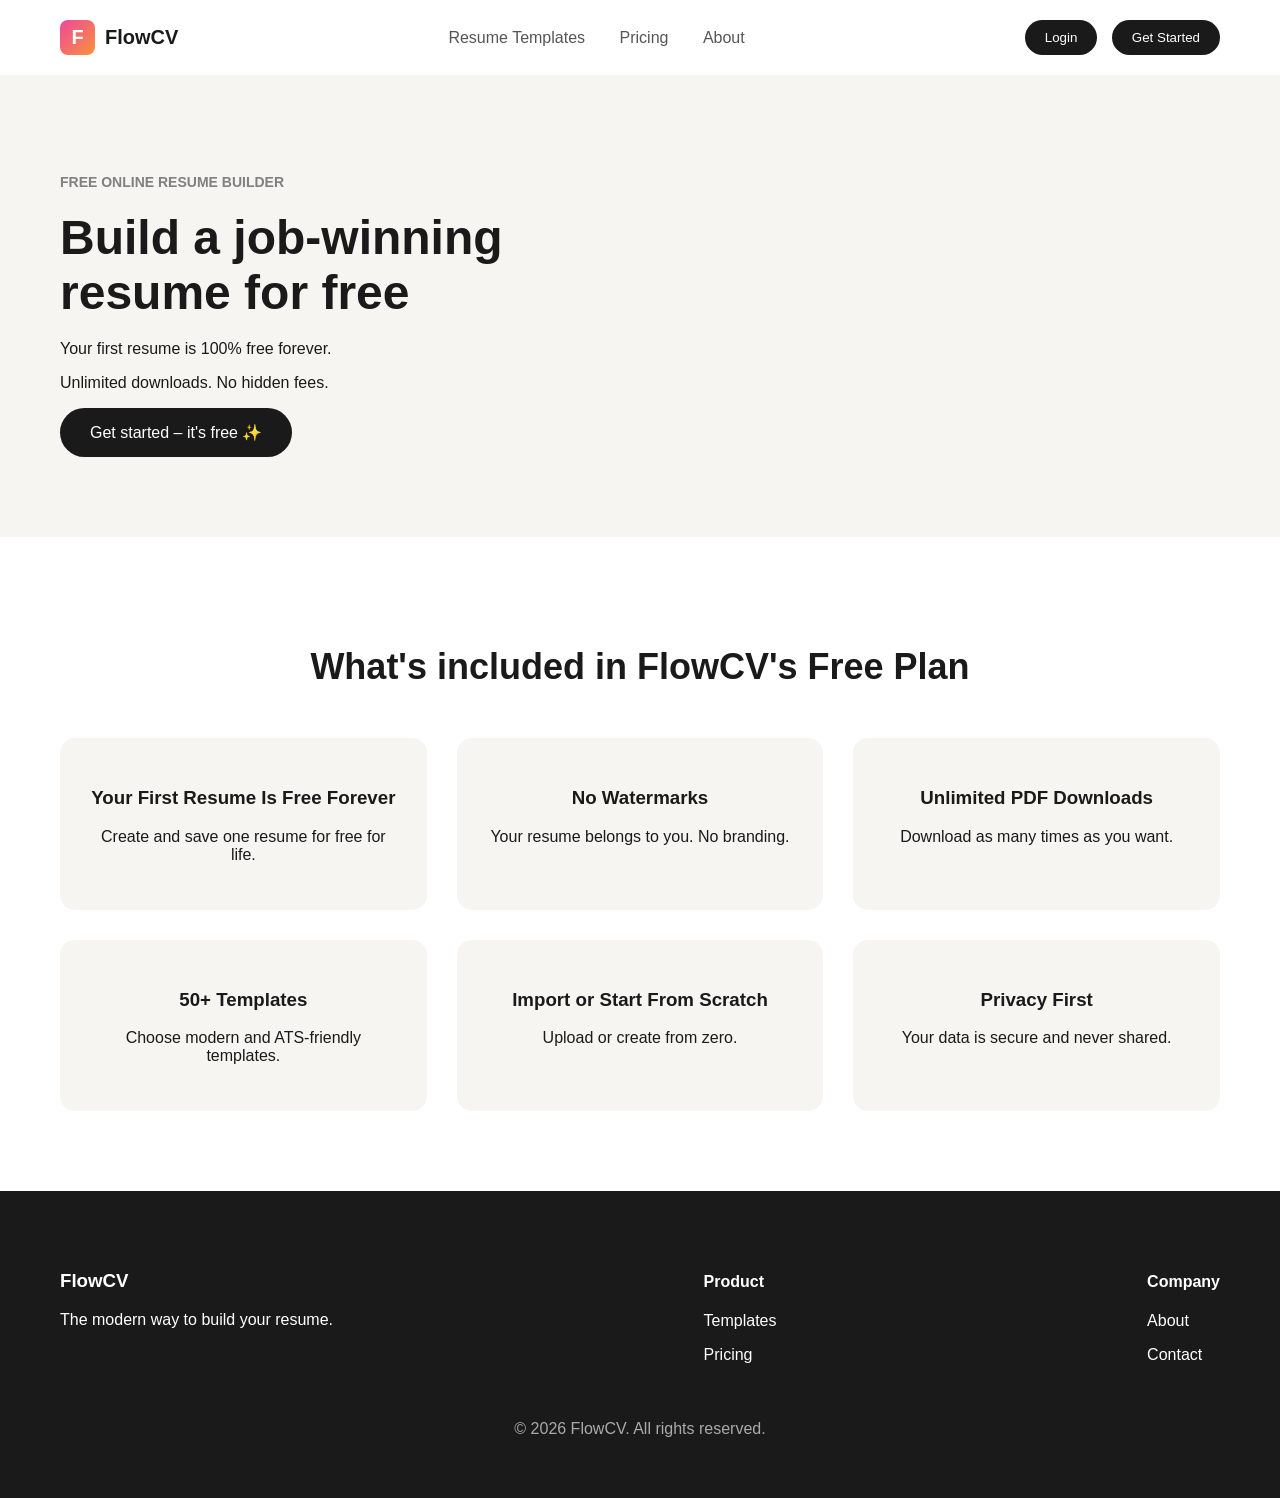
<file: index.html>
<!DOCTYPE html>
<html lang="fr">
<head>
    <meta charset="UTF-8">
    <meta name="viewport" content="width=device-width, initial-scale=1.0">
    <title>FlowCV - Build your resume</title>
    <link rel="stylesheet" href="assets/css/accueil.css">
    

    <script src="https://code.jquery.com/jquery-3.7.1.min.js"></script>

</head>
<body>

<!-- HEADER -->
<header class="navbar">
    <div class="logo">
        <div class="logo-box">F</div>
        <span>FlowCV</span>
    </div>

    <nav>
        <a href="#">Resume Templates</a>
        <a href="#">Pricing</a>
        <a href="#">About</a>
    </nav>

    <div class="nav-buttons">
        <a href="login.html"><button class=" btn btn-dark">Login</button></a>
        <a href="login.html"><button class="btn-dark">Get Started</button></a>
    </div>
</header>

<!-- HERO SECTION -->
<section class="hero">
    <div class="hero-text">
        <h4>Free Online Resume Builder</h4>
        <h1>Build a job-winning resume for free</h1>
        <p>Your first resume is 100% free forever.</p>
        <p>Unlimited downloads. No hidden fees.</p>
        <a href="login.html"><button class="btn-dark large">Get started – it's free ✨</button></a>
    </div>

</section>

<!-- FEATURES -->
<section class="features">
    <h2>What's included in FlowCV's Free Plan</h2>

    <div class="features-grid">

        <div class="card">
            <h3>Your First Resume Is Free Forever</h3>
            <p>Create and save one resume for free for life.</p>
        </div>

        <div class="card">
            <h3>No Watermarks</h3>
            <p>Your resume belongs to you. No branding.</p>
        </div>

        <div class="card">
            <h3>Unlimited PDF Downloads</h3>
            <p>Download as many times as you want.</p>
        </div>

        <div class="card">
            <h3>50+ Templates</h3>
            <p>Choose modern and ATS-friendly templates.</p>
        </div>

        <div class="card">
            <h3>Import or Start From Scratch</h3>
            <p>Upload or create from zero.</p>
        </div>

        <div class="card">
            <h3>Privacy First</h3>
            <p>Your data is secure and never shared.</p>
        </div>

    </div>
</section>

<!-- FOOTER -->
<footer>
    <div class="footer-content">
        <div>
            <h3>FlowCV</h3>
            <p>The modern way to build your resume.</p>
        </div>

        <div>
            <h4>Product</h4>
            <p>Templates</p>
            <p>Pricing</p>
        </div>

        <div>
            <h4>Company</h4>
            <p>About</p>
            <p>Contact</p>
        </div>
    </div>

    <div class="footer-bottom">
        © 2026 FlowCV. All rights reserved.
    </div>
</footer>



</body>
</html>
</file>
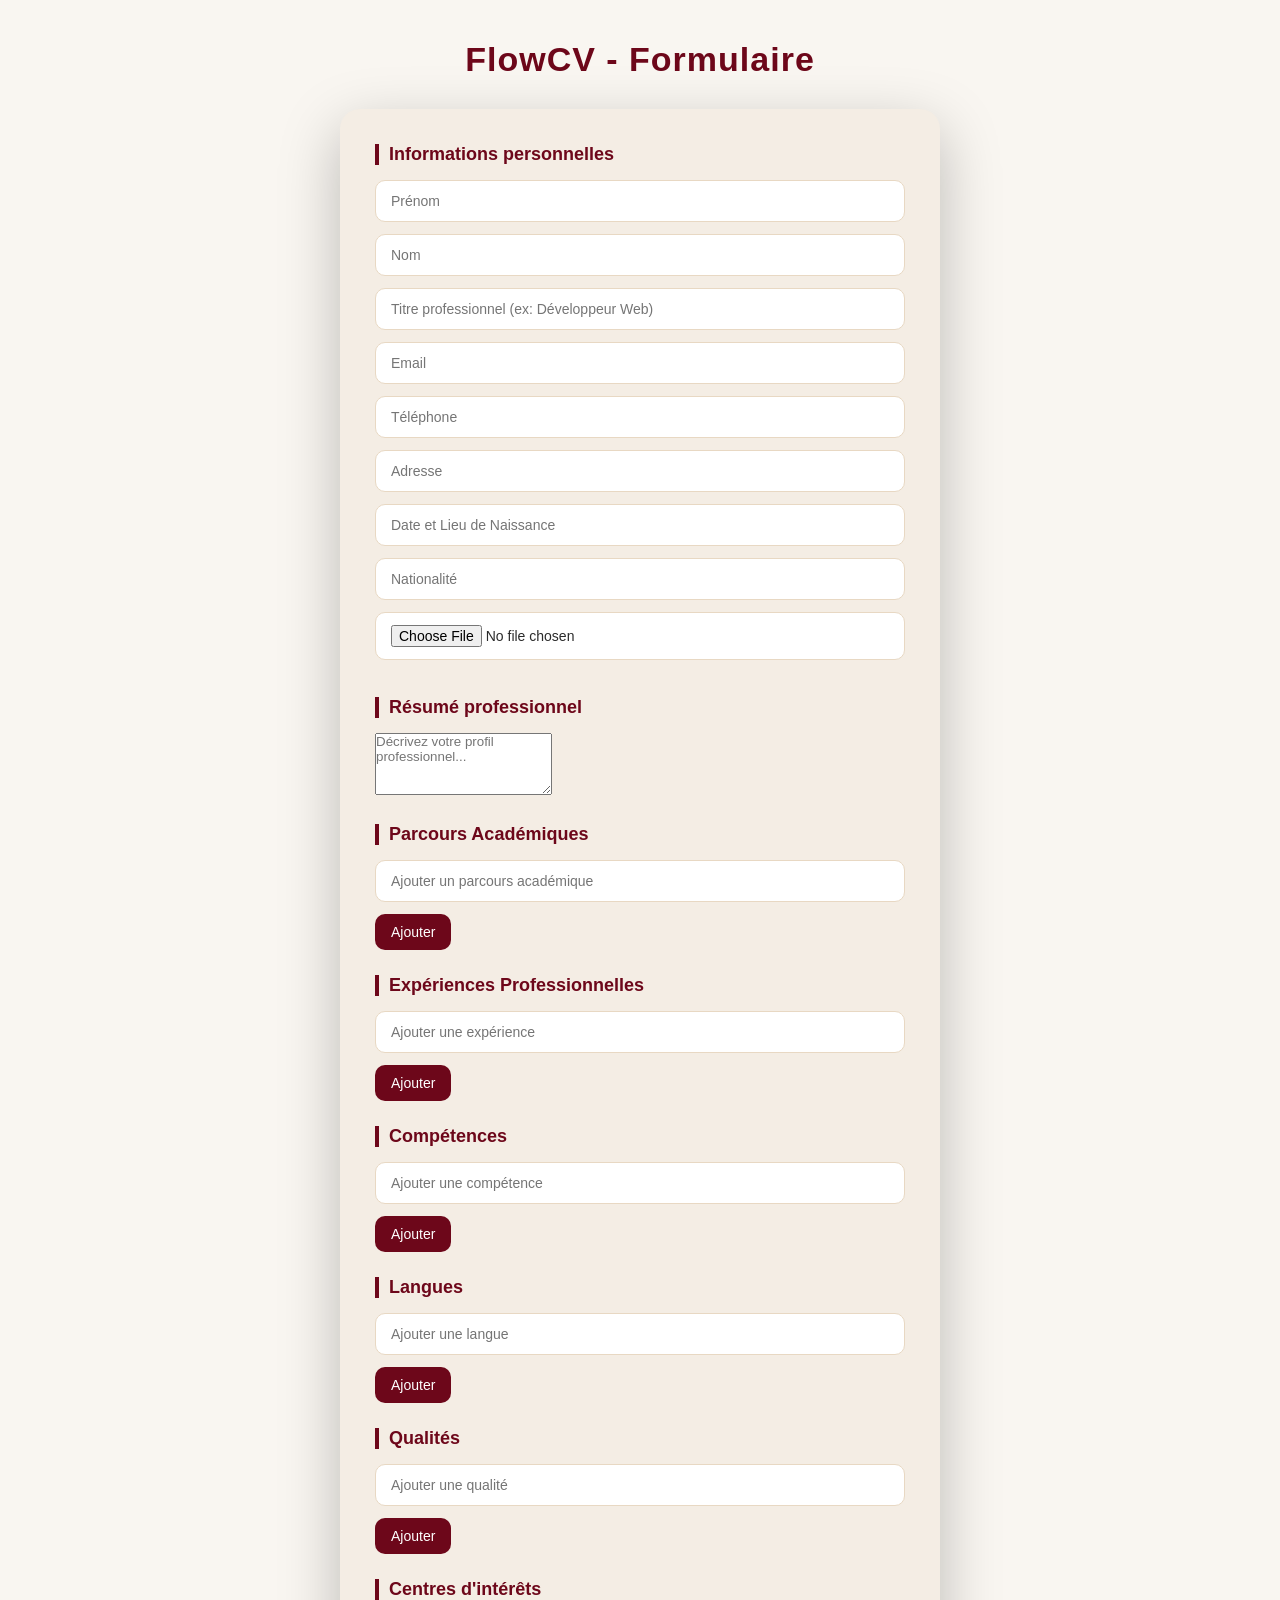
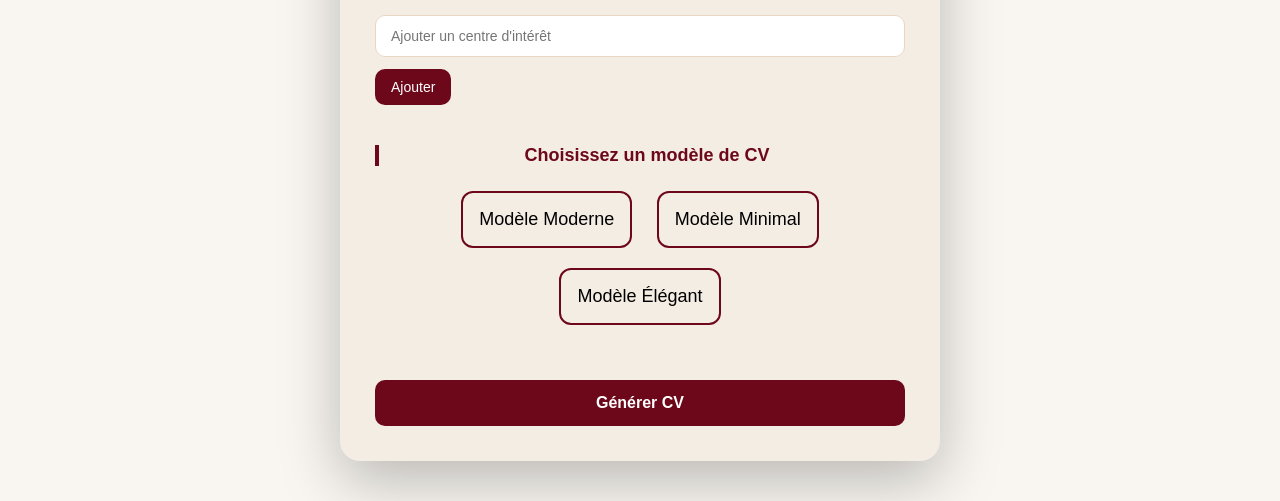
<file: formulaire.html>
<!DOCTYPE html>
<html lang="fr">
<head>
<meta charset="UTF-8">
<title>Formulaire CV - FlowCV</title>
<script src="https://code.jquery.com/jquery-3.7.1.min.js"></script>
<script src="assets/js/validation.js"></script>
<script src="assets/js/localStorage.js"></script>
<link rel="stylesheet" href="assets/css/style.css">
</head>
<body>

<h1>FlowCV - Formulaire</h1>

<form id="cvForm">

    <section>
        <h2>Informations personnelles</h2>
        <input type="text" id="prenom" placeholder="Prénom" required><br>
        <input type="text" id="nom" placeholder="Nom" required><br>
        <input type="text" id="titre" placeholder="Titre professionnel (ex: Développeur Web)" required><br>
        <input type="text" id="email" placeholder="Email" required><span id="emailError" class="error"></span> <br>
        <input type="text" id="telephone" placeholder="Téléphone" required><span id="telError" class="error"></span> <br>
        <input type="text" id="adresse" placeholder="Adresse" required><br>
        <input type="text" id="date" placeholder="Date et Lieu de Naissance" required><br>
        <input type="text" id="nationalité" placeholder="Nationalité" required><br>
        <!-- Photo -->
        <input type="file" id="photoInput" accept="image/*">
    </section>

    <section>
        <h2>Résumé professionnel</h2>
        <textarea id="resume" placeholder="Décrivez votre profil professionnel..." rows="4"></textarea>
    </section>

    <section>
        <h2>Parcours Académiques</h2>
        <input type="text" id="parcoursInput" placeholder="Ajouter un parcours académique">
        <button type="button" id="addParcours">Ajouter</button>
        <ol id="parcoursList"></ol>
    </section>

    <section>
        <h2>Expériences Professionnelles</h2>
        <input type="text" id="experienceInput" placeholder="Ajouter une expérience">
        <button type="button" id="addExperience">Ajouter</button>
        <ol id="experienceList"></ol>
    </section>

    <section>
        <h2>Compétences</h2>
        <input type="text" id="competenceInput" placeholder="Ajouter une compétence">
        <button type="button" id="addCompetence">Ajouter</button>
        <ol id="competenceList"></ol>
    </section>

    <section>
        <h2>Langues</h2>
        <input type="text" id="langueInput" placeholder="Ajouter une langue">
        <button type="button" id="addLangue">Ajouter</button>
        <ol id="langueList"></ol>
    </section>

    <section>
        <h2>Qualités</h2>
        <input type="text" id="qualiteInput" placeholder="Ajouter une qualité">
        <button type="button" id="addQualite">Ajouter</button>
        <ol id="qualiteList"></ol>
    </section>
    
    <section>
        <h2>Centres d'intérêts</h2>
        <input type="text" id="centreInput" placeholder="Ajouter un centre d'intérêt">
        <button type="button" id="addCentre">Ajouter</button>
        <ol id="centreList"></ol>
    </section>

    <section id="templates">
        <h2>Choisissez un modèle de CV</h2>
        <button type="button" class="templateCard" data-template="moderne" style="color: black; font-size: 18px; padding: 16px;">Modèle Moderne</button>
        <button type="button" class="templateCard" data-template="minimal" style="color: black; font-size: 18px; padding: 16px;">Modèle Minimal</button>
        <button type="button" class="templateCard" data-template="elegant" style="color: black; font-size: 18px; padding: 16px;">Modèle Élégant</button>
    </section>

    <button type="submit" name="btnlogin">Générer CV</button>

</form>

</body>
</html>
</file>
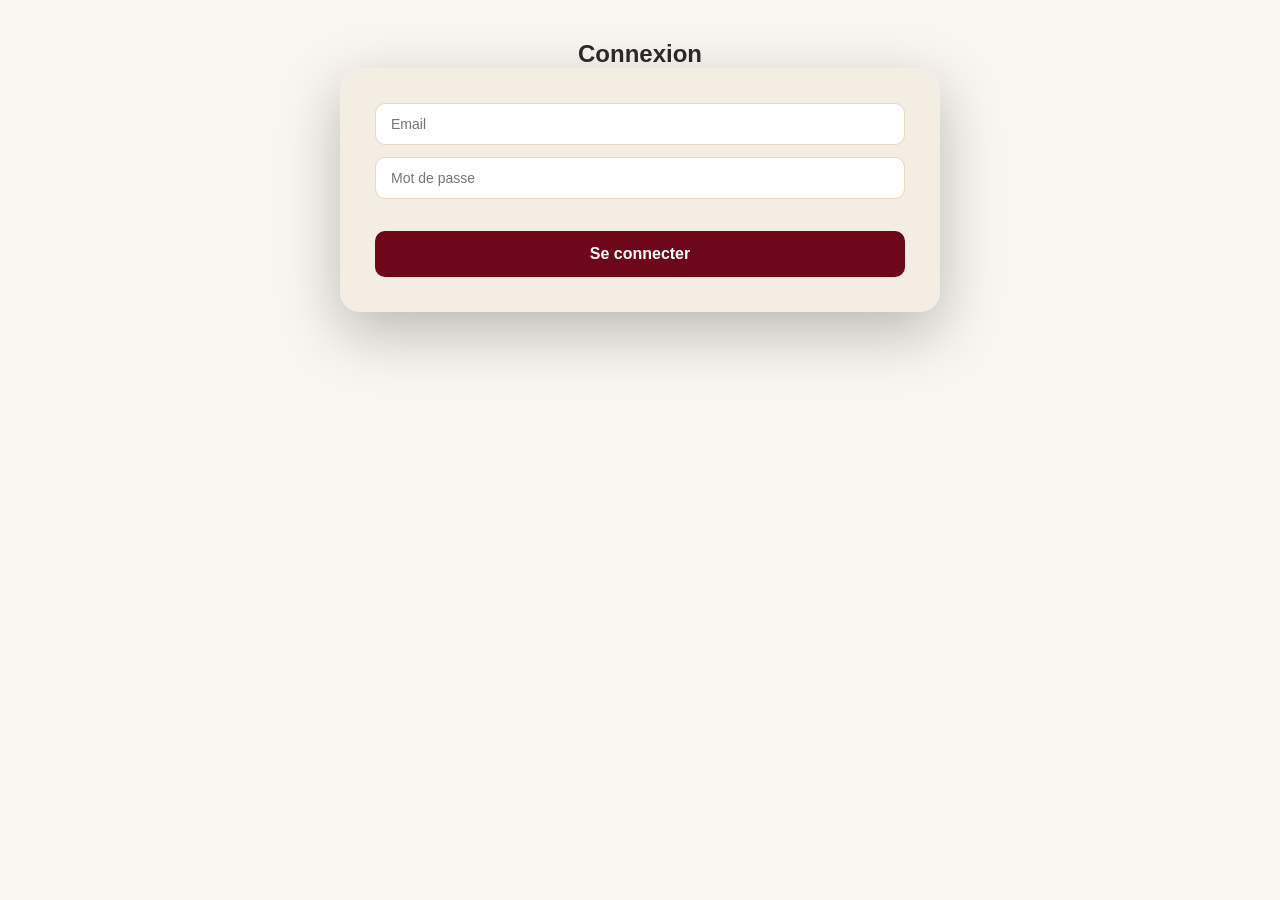
<file: login.html>
<!DOCTYPE html>
<html lang="fr">
<head>
<meta charset="UTF-8">
<title>Connexion</title>
<link rel="stylesheet" href="assets/css/style.css">
</head>

<body>

<h2>Connexion</h2>

<form id="loginForm">

<input type="email" id="email" placeholder="Email" required>
<span id="emailError"></span>

<input type="password" id="password" placeholder="Mot de passe" required>
<span id="passError"></span>

<button type="submit">Se connecter</button>

</form>

<script src="assets/js/login.js"></script>

</body>
</html>
</file>
<file: assets/css/accueil.css>
body {
    margin: 0;
    font-family: Arial, sans-serif;
    background: #F7F5F2;
    color: #1A1A1A;
}

/* NAVBAR */
.navbar {
    display: flex;
    justify-content: space-between;
    align-items: center;
    padding: 20px 60px;
    background: white;
    position: sticky;
    top: 0;
}

.logo {
    display: flex;
    align-items: center;
    gap: 10px;
    font-weight: bold;
    font-size: 20px;
}

.logo-box {
    width: 35px;
    height: 35px;
    background: linear-gradient(to bottom right, #ec4899, #fb923c);
    color: white;
    display: flex;
    justify-content: center;
    align-items: center;
    border-radius: 8px;
    font-weight: bold;
}

nav a {
    margin: 0 15px;
    text-decoration: none;
    color: #555;
}

nav a:hover {
    color: black;
}

.nav-buttons button {
    margin-left: 10px;
}

/* BUTTONS */
.btn-dark {
    background: #1A1A1A;
    color: white;
    border: none;
    padding: 10px 20px;
    border-radius: 30px;
    cursor: pointer;
}

.btn-dark:hover {
    background: #333;
}

.btn-ghost {
    background: none;
    border: none;
    cursor: pointer;
}

.large {
    padding: 15px 30px;
    font-size: 16px;
}

/* HERO */
.hero {
    display: flex;
    align-items: center;
    justify-content: space-between;
    padding: 80px 60px;
}

.hero-text {
    max-width: 500px;
}

.hero-text h1 {
    font-size: 48px;
    margin: 20px 0;
}

.hero-text h4 {
    text-transform: uppercase;
    font-size: 14px;
    color: gray;
}

.hero-image img {
    width: 500px;
    border-radius: 15px;
    box-shadow: 0 20px 40px rgba(0,0,0,0.1);
}

/* FEATURES */
.features {
    padding: 80px 60px;
    background: white;
    text-align: center;
}

.features h2 {
    font-size: 36px;
    margin-bottom: 50px;
}

.features-grid {
    display: grid;
    grid-template-columns: repeat(3, 1fr);
    gap: 30px;
}

.card {
    background: #F7F5F2;
    padding: 30px;
    border-radius: 15px;
    transition: 0.3s;
}

.card:hover {
    box-shadow: 0 10px 25px rgba(0,0,0,0.1);
}

/* FOOTER */
footer {
    background: #1A1A1A;
    color: white;
    padding: 60px;
}

.footer-content {
    display: flex;
    justify-content: space-between;
}

.footer-bottom {
    margin-top: 40px;
    text-align: center;
    color: #aaa;
}
</file>
<file: assets/css/style.css>
/* RESET */
* {
    margin: 0;
    padding: 0;
    box-sizing: border-box;
    font-family: 'Segoe UI', sans-serif;
}

/* PALETTE BORDEAUX & BEIGE */
:root {
    --main-color: #6D071A;      /* Bordeaux profond */
    --accent-color: #8E1B2F;    /* Bordeaux doux */
    --soft-color: #F4EDE4;      /* Beige élégant */
    --soft-dark: #E8D8C3;       /* Beige soutenu */
    --text-color: #2B2B2B;
    --white: #ffffff;
}

/* BODY */
body {
    background-color: #F9F6F1; /* Beige très clair doux */
    padding: 40px 20px;
    display: flex;
    flex-direction: column;
    align-items: center;
    color: var(--text-color);
}

/* TITRE */
h1 {
    color: var(--main-color); /* Bordeaux */
    margin-bottom: 30px;
    font-size: 34px;
    letter-spacing: 1px;
    font-weight: bold;
}

/* FORM CARD */
form {
    background: var(--soft-color);
    padding: 35px;
    border-radius: 20px;
    width: 100%;
    max-width: 600px;
    box-shadow: 0 20px 60px rgba(0, 0, 0, 0.25);
}

/* SECTIONS */
section {
    margin-bottom: 25px;
}

section h2 {
    margin-bottom: 15px;
    font-size: 18px;
    color: var(--main-color);
    border-left: 4px solid var(--main-color);
    padding-left: 10px;
}

/* INPUTS */
input {
    width: 100%;
    padding: 12px 15px;
    margin-bottom: 12px;
    border-radius: 10px;
    border: 1px solid var(--soft-dark);
    background-color: var(--white);
    transition: 0.3s;
    font-size: 14px;
}

input:focus {
    border-color: var(--main-color);
    outline: none;
    box-shadow: 0 0 8px rgba(109, 7, 26, 0.3);
}

/* BOUTONS */
button {
    padding: 10px 16px;
    border: none;
    border-radius: 10px;
    cursor: pointer;
    background-color: var(--main-color);
    color: white;
    transition: 0.3s;
    font-size: 14px;
}

button:hover {
    background-color: var(--accent-color);
    transform: translateY(-2px);
}

/* BOUTON PRINCIPAL */
button[type="submit"] {
    width: 100%;
    margin-top: 20px;
    padding: 14px;
    font-size: 16px;
    font-weight: bold;
}

/* LISTES */
ol, ul {
    margin-top: 10px;
    padding-left: 20px;
}

li {
    background-color: var(--white);
    padding: 10px;
    border-radius: 8px;
    margin-bottom: 6px;
    border-left: 4px solid var(--main-color);
}

/* RESULTAT CV */
#cvResultat {
    margin-top: 40px;
    width: 100%;
    max-width: 600px;
    background: var(--soft-color);
    padding: 30px;
    border-radius: 20px;
    box-shadow: 0 15px 50px rgba(0, 0, 0, 0.15);
}

#templates {
    margin-top: 40px;
    text-align: center;
}

.templateCard {
    display: inline-block;
    background-color: var(--soft-color);
    padding: 20px;
    margin: 10px;
    border-radius: 12px;
    cursor: pointer;
    border: 2px solid var(--main-color);
    transition: 0.3s;
}

.templateCard:hover {
    background-color: var(--main-color);
    color: white;
}
.cv-card {
    background: white;
    padding: 30px;
    border-radius: 15px;
    max-width: 700px;
    margin: auto;
    box-shadow: 0 10px 30px rgba(0,0,0,0.1);
}

.cv-card h2 {
    color: var(--main-color);
    margin-bottom: 15px;
}

.cv-card h3 {
    margin-top: 20px;
    color: var(--main-color);
}

.photoPreviewContainer{
width:150px;
height:150px;
border-radius:50%;
overflow:hidden;
border:3px solid #3498db;
margin-top:10px;
}

#photoPreview{
width:100%;
height:100%;
object-fit:cover;
display:none;
}

.error{
color:red;
font-size:14px;
margin-top:5px;
display:block;
}

@media (max-width:768px){

.container{
flex-direction:column;
padding:10px;
}

input,textarea,button{
width:100%;
margin-bottom:10px;
}

#cvContainer{
width:100%;
}
}

.error{
color:red;
font-size:14px;
display:none;
}
</file>
